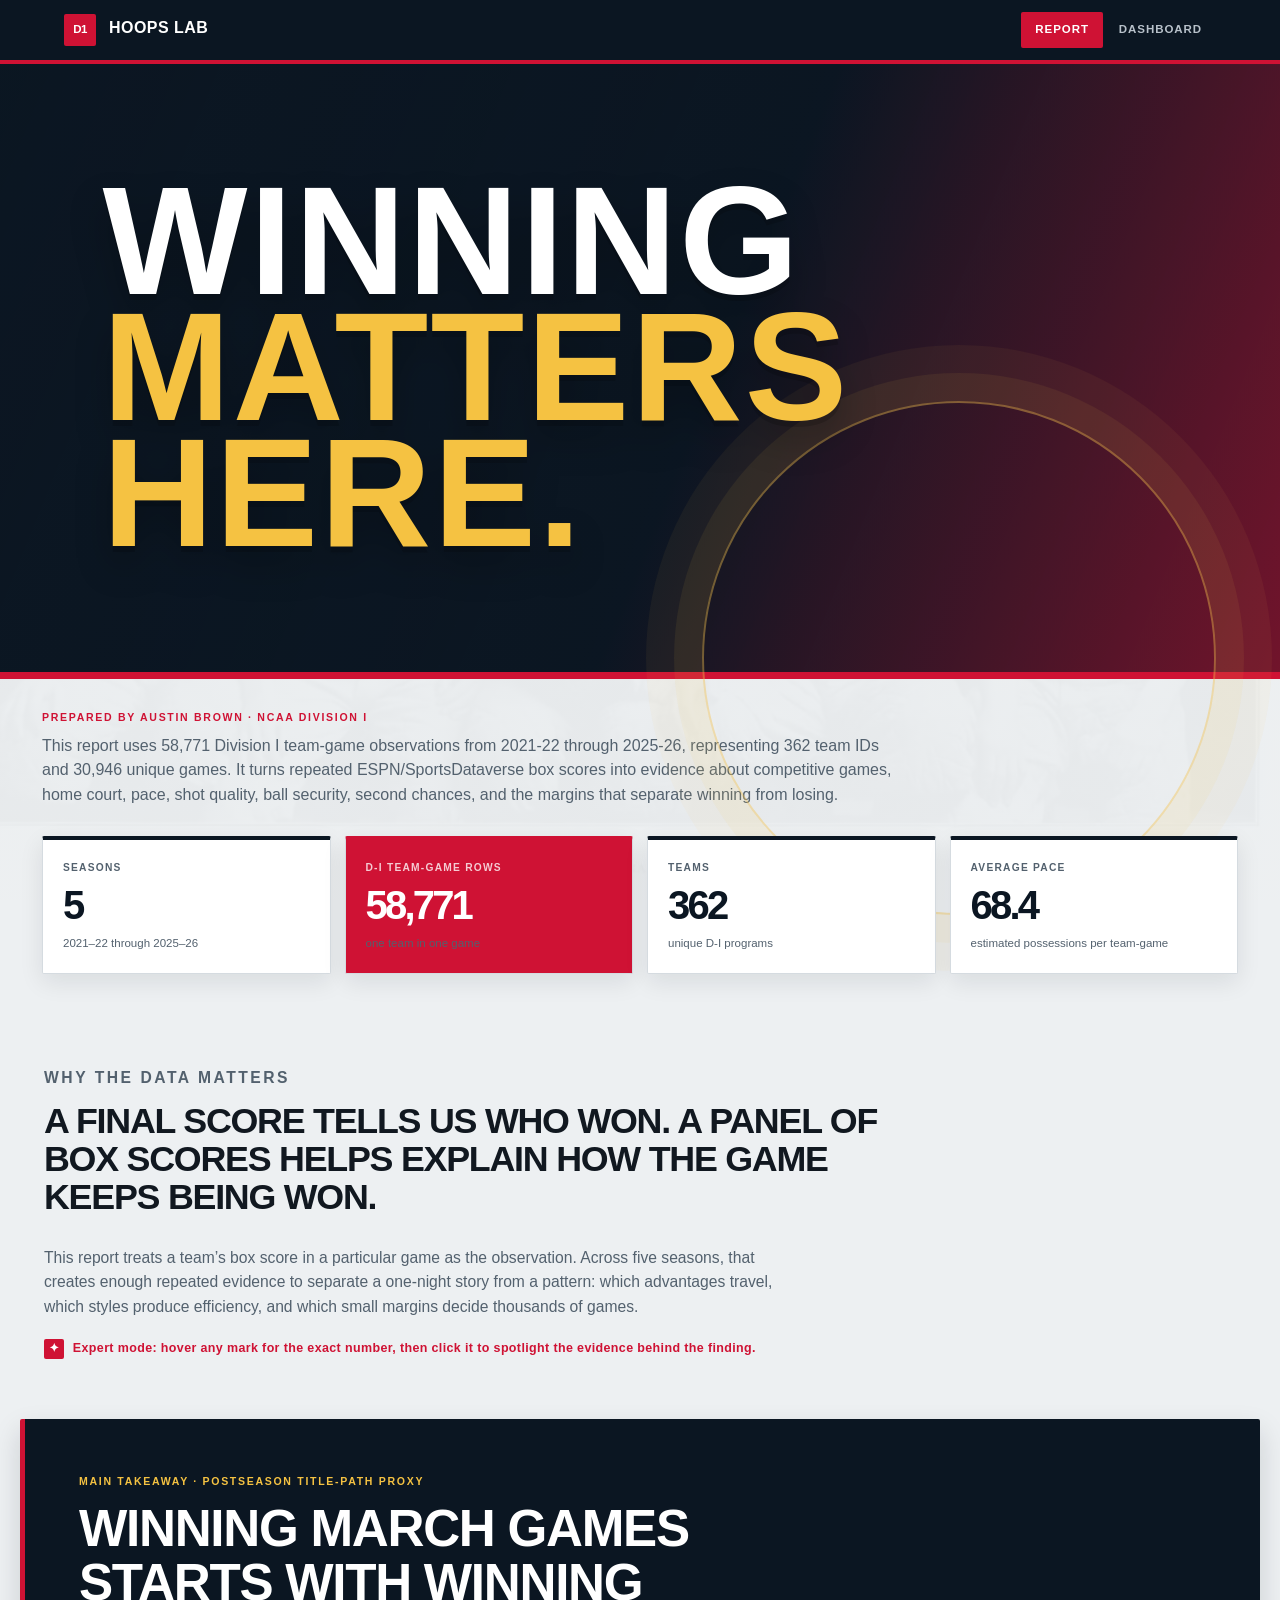
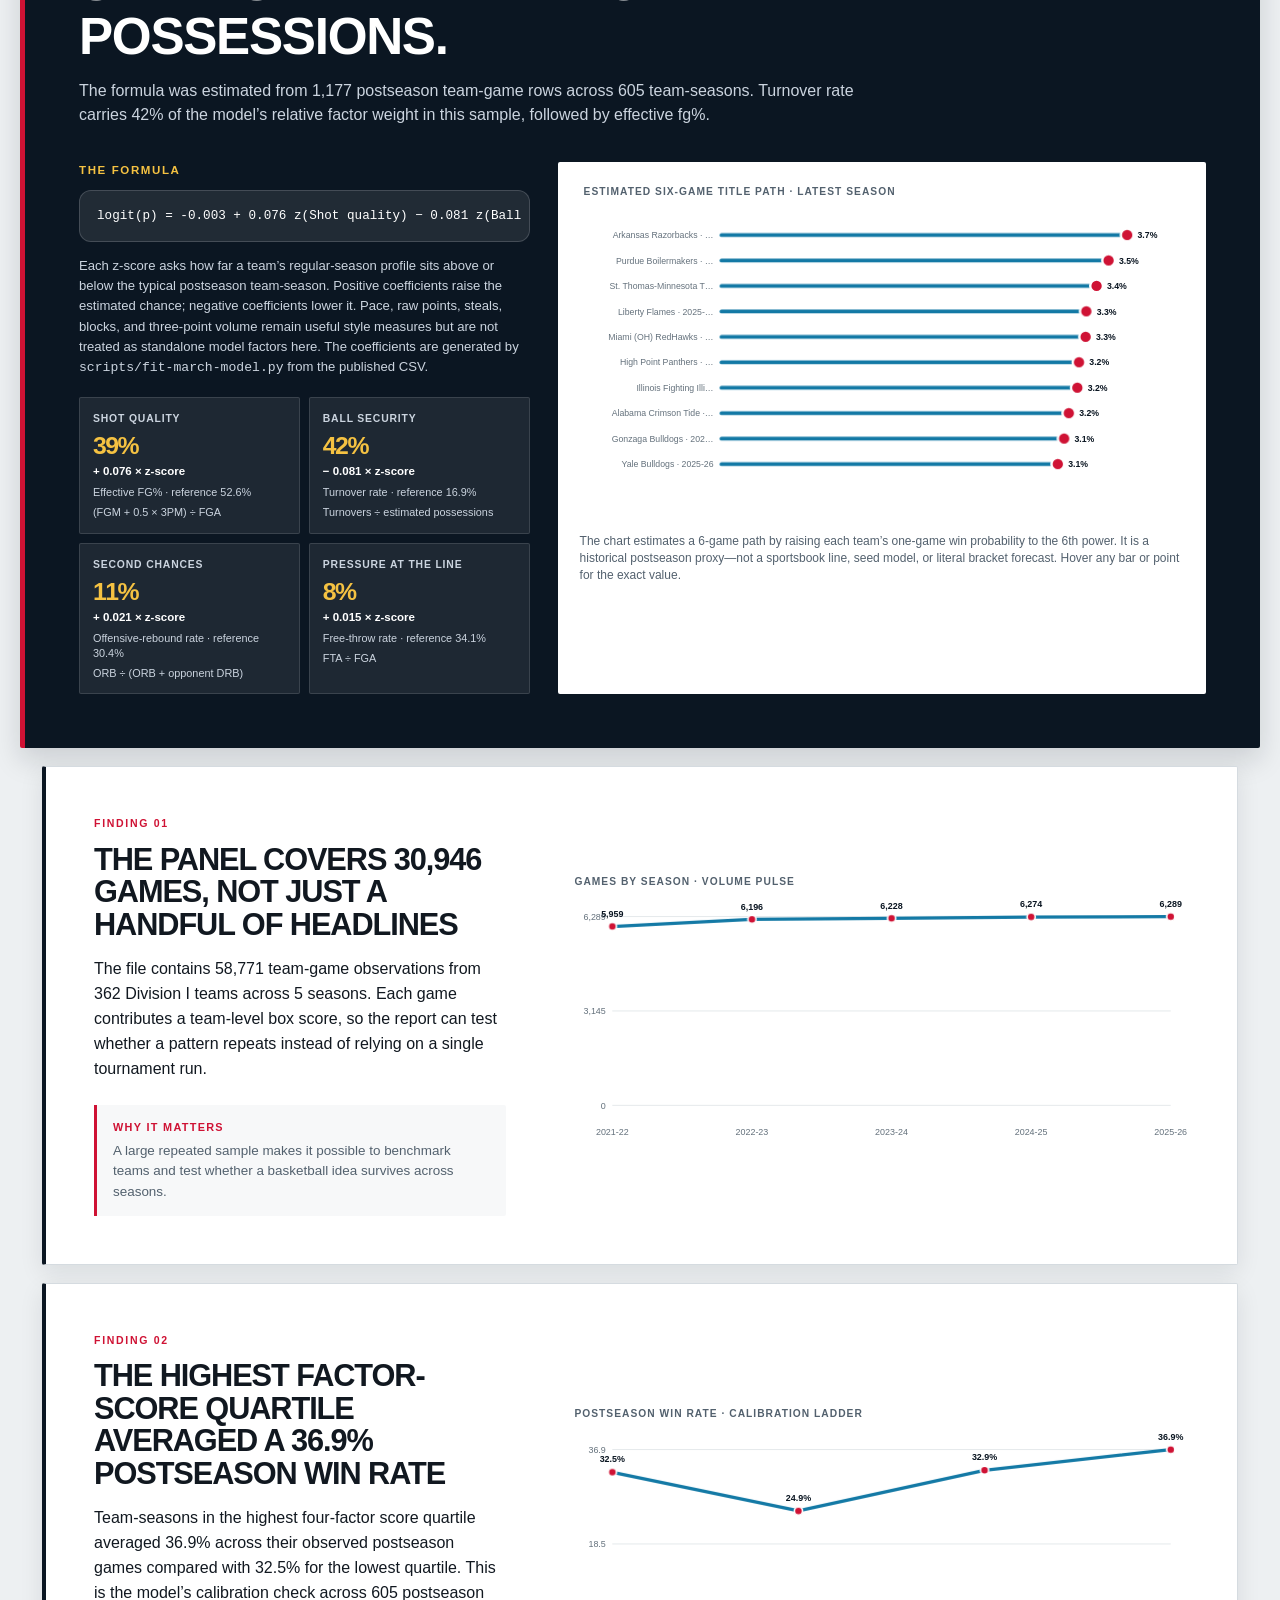
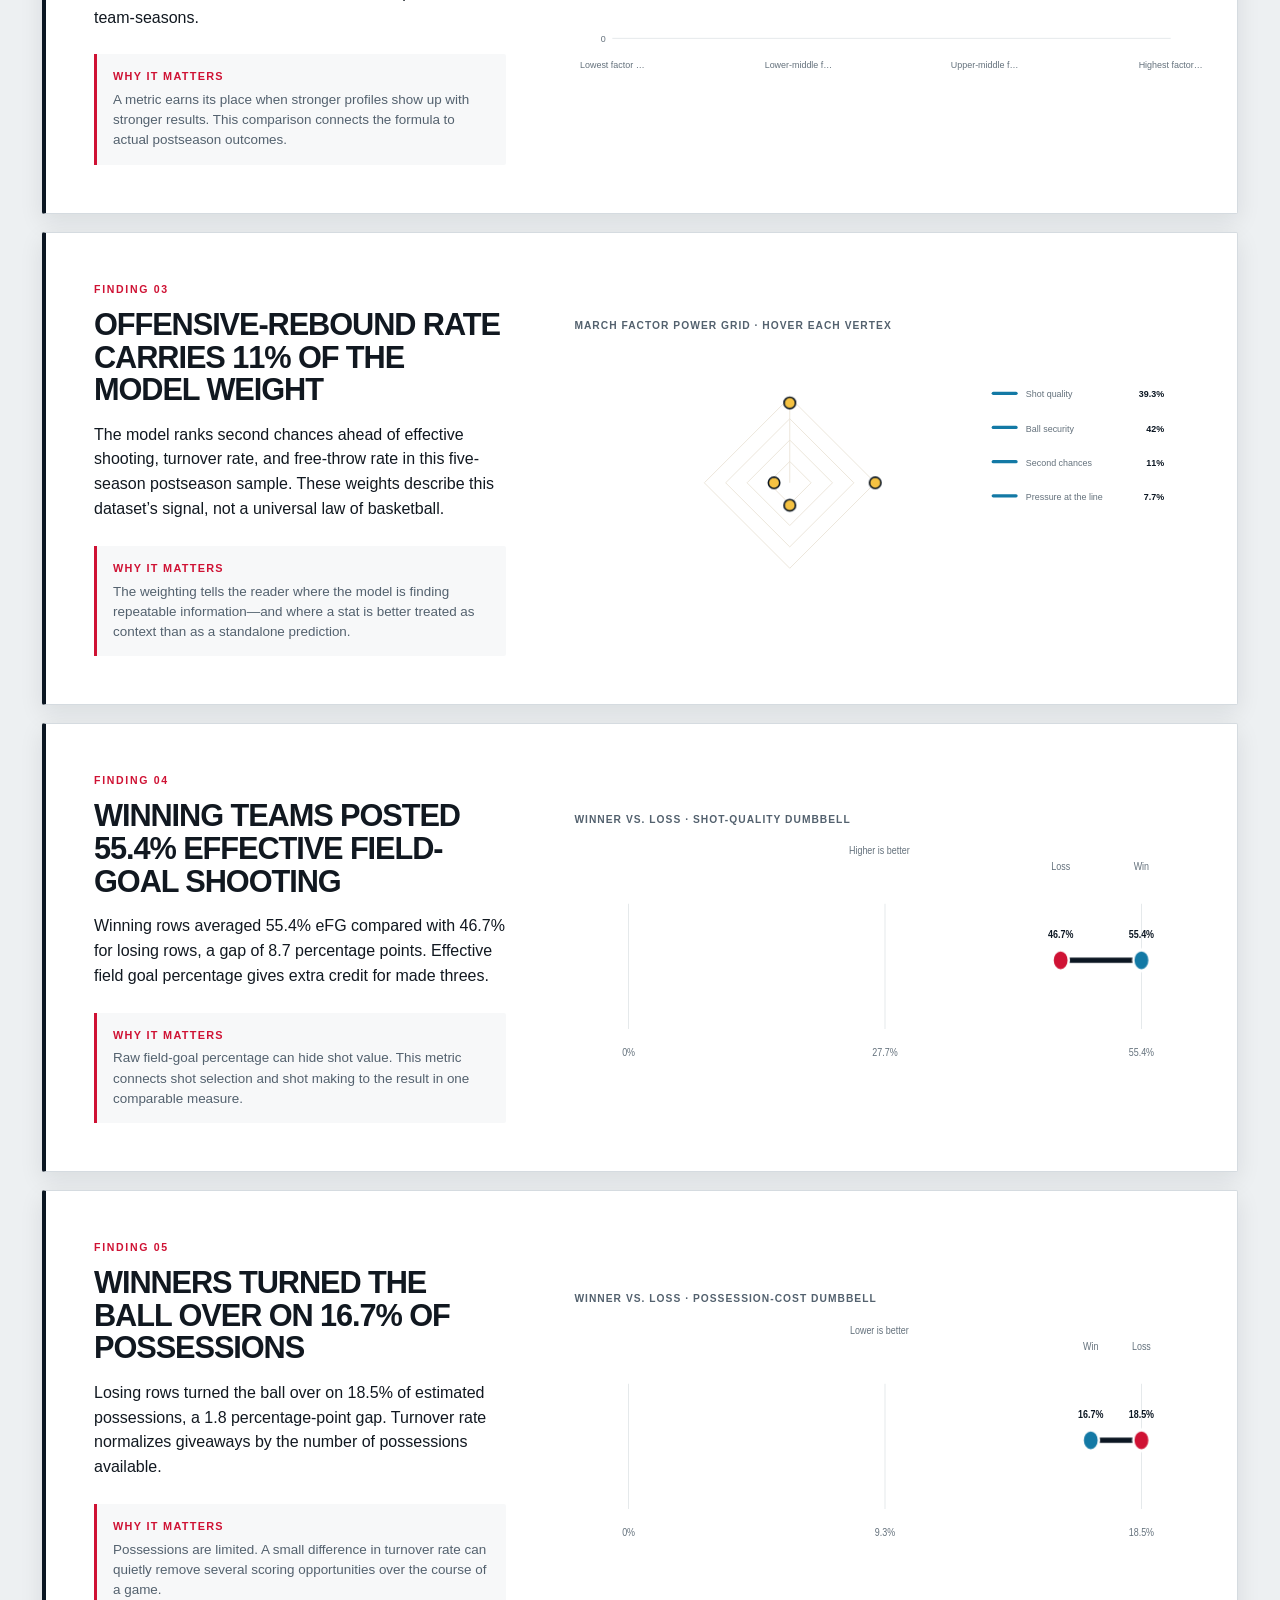
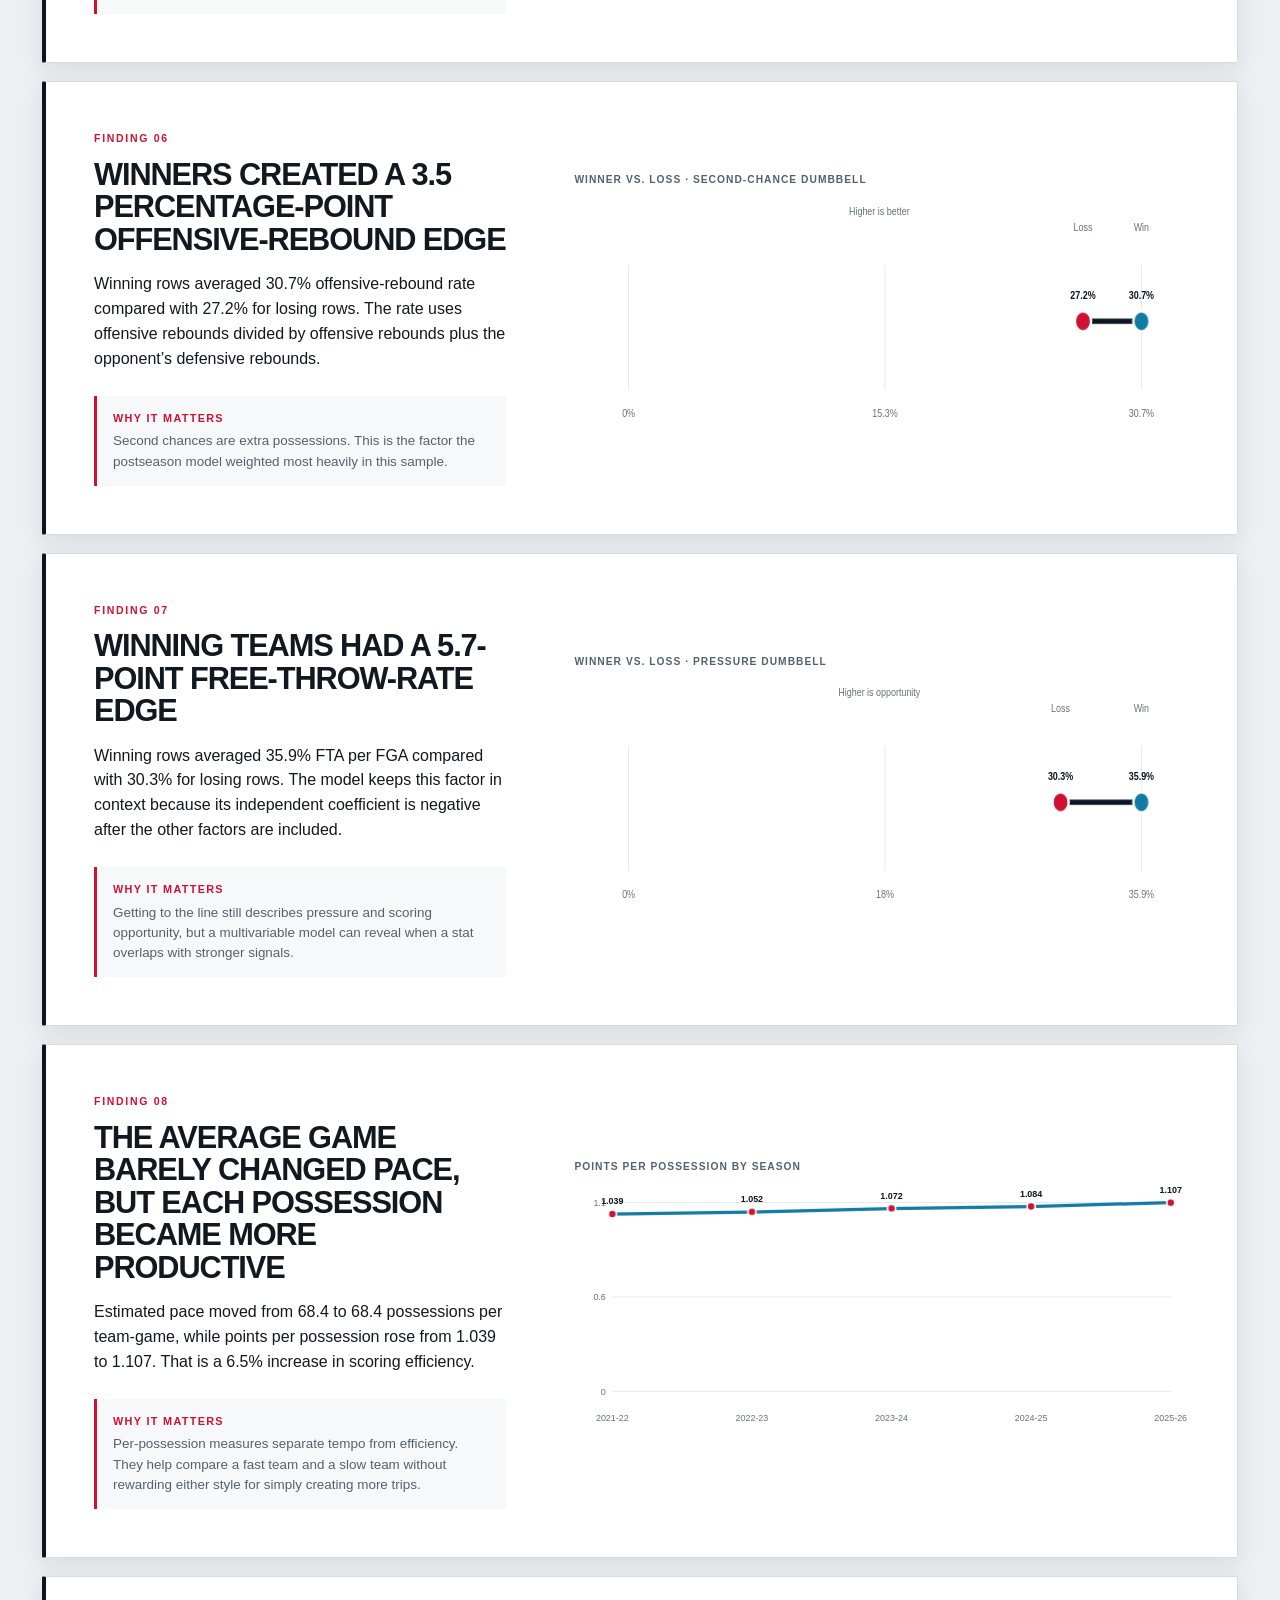
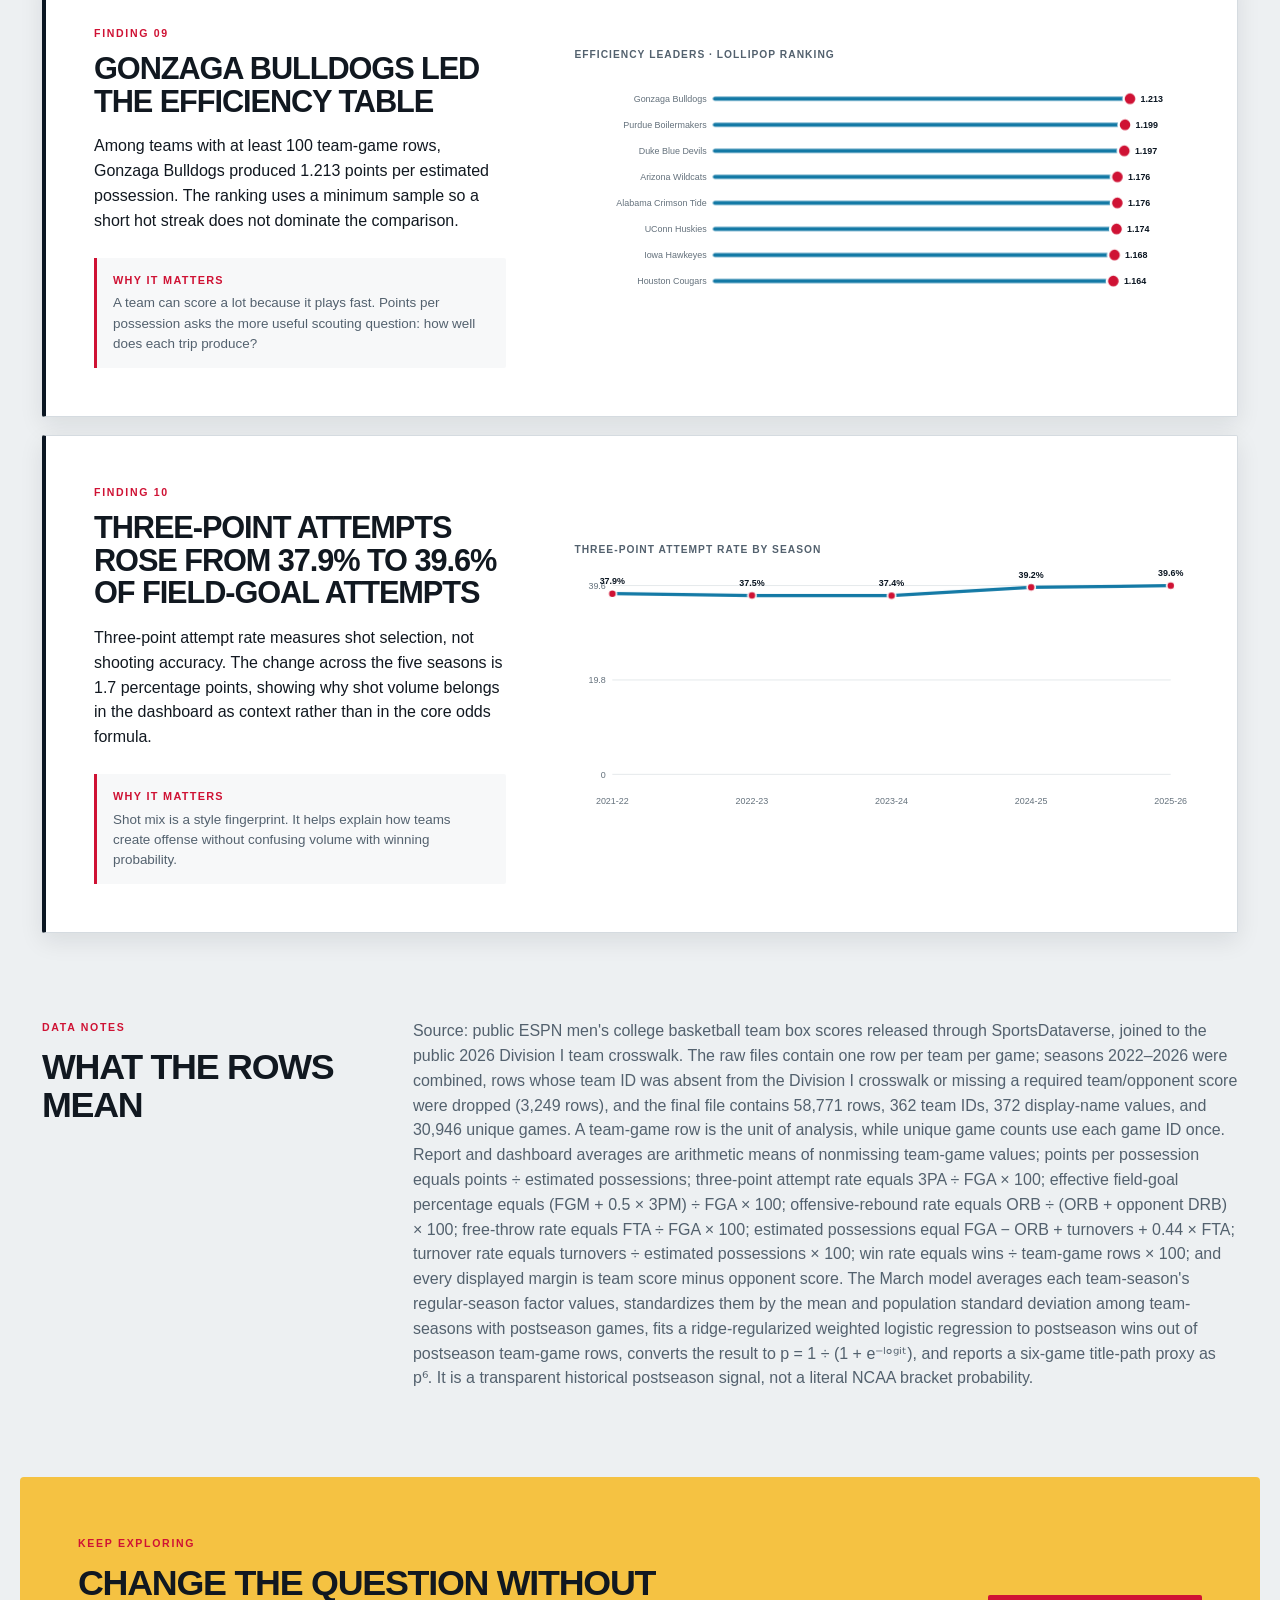
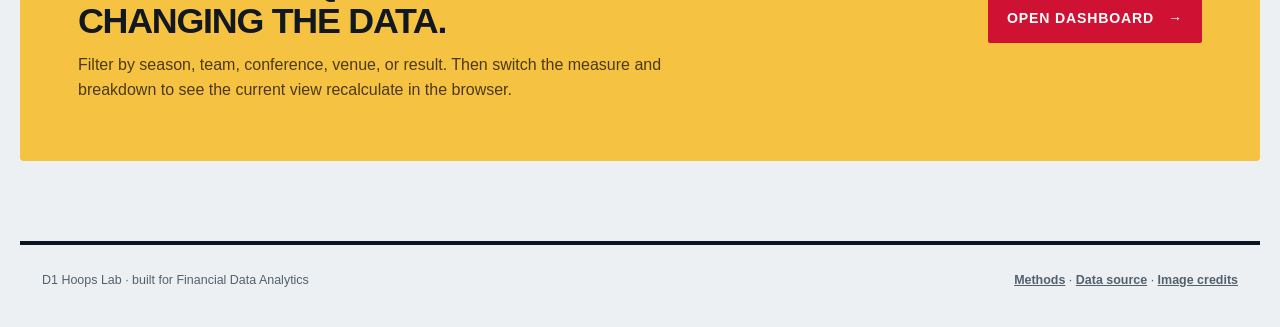
<file: index.html>
<!doctype html>
<html lang="en">
  <head>
    <meta charset="utf-8">
    <meta name="viewport" content="width=device-width, initial-scale=1">
    <meta name="description" content="A data report on recent NCAA Division I men's basketball team performance.">
    <title>D-I Hoops Lab | Report</title>
    <link rel="stylesheet" href="styles.css">
  </head>
  <body data-page="report">
    <header class="site-nav">
      <a class="brand" href="index.html"><span class="brand-mark">D1</span> Hoops Lab</a>
      <nav aria-label="Primary navigation">
        <a class="active" href="index.html">Report</a>
        <a href="dashboard.html">Dashboard</a>
      </nav>
    </header>

    <main>
      <section class="hero report-hero">
        <div class="hero-copy">
          <h1>Winning<br><span>matters here.</span></h1>
        </div>
      </section>

      <section class="report-identity" aria-label="Report author and summary">
        <p class="eyebrow">Prepared by Austin Brown · NCAA Division I</p>
        <p id="hero-summary" class="report-summary loading">Loading the data summary…</p>
      </section>

      <section class="headline-grid" aria-label="Headline numbers">
        <article class="headline-card"><span class="card-label">Seasons</span><strong id="headline-seasons" class="loading">—</strong><span>2021–22 through 2025–26</span></article>
        <article class="headline-card accent-card"><span class="card-label">D-I team-game rows</span><strong id="headline-teamgames" class="loading">—</strong><span>one team in one game</span></article>
        <article class="headline-card"><span class="card-label">Teams</span><strong id="headline-teams" class="loading">—</strong><span>unique D-I programs</span></article>
        <article class="headline-card"><span class="card-label">Average pace</span><strong id="headline-pace" class="loading">—</strong><span>estimated possessions per team-game</span></article>
      </section>

      <section class="intro-section">
        <p class="eyebrow">Why the data matters</p>
        <h2>A final score tells us who won. A panel of box scores helps explain how the game keeps being won.</h2>
        <p>This report treats a team’s box score in a particular game as the observation. Across five seasons, that creates enough repeated evidence to separate a one-night story from a pattern: which advantages travel, which styles produce efficiency, and which small margins decide thousands of games.</p>
        <p class="interaction-note"><span aria-hidden="true">✦</span> Expert mode: hover any mark for the exact number, then click it to spotlight the evidence behind the finding.</p>
      </section>

      <section class="march-takeaway" aria-labelledby="march-takeaway-heading">
        <div class="march-takeaway-header">
          <p class="eyebrow">Main takeaway · postseason title-path proxy</p>
          <h2 id="march-takeaway-heading">Winning March games starts with winning possessions.</h2>
          <p id="march-takeaway-lede">The model is loading the postseason evidence behind the formula.</p>
        </div>
        <div class="march-model-layout">
          <div class="march-model-explainer">
            <p class="march-model-label">The formula</p>
            <div id="march-formula" class="march-formula">logit(p) = intercept + weighted factor z-scores</div>
            <p class="march-model-note">Each z-score asks how far a team’s regular-season profile sits above or below the typical postseason team-season. Positive coefficients raise the estimated chance; negative coefficients lower it. Pace, raw points, steals, blocks, and three-point volume remain useful style measures but are not treated as standalone model factors here. The coefficients are generated by <code>scripts/fit-march-model.py</code> from the published CSV.</p>
            <div id="march-factor-grid" class="march-factor-grid"></div>
          </div>
          <div class="march-model-chart">
            <div class="chart-title">Estimated six-game title path · latest season</div>
            <div id="report-chart-march" class="chart loading">Loading…</div>
            <p id="march-model-footnote" class="march-model-footnote">This is a historical model of a six-game path against an average postseason opponent—not a sportsbook line or a bracket forecast. Hover any bar or point to inspect its exact value.</p>
          </div>
        </div>
      </section>

      <div id="report-sections" class="report-sections">
        <div class="loading-panel loading">Building the report findings and charts…</div>
      </div>

      <section class="methodology-section">
        <div>
          <p class="eyebrow">Data notes</p>
          <h2>What the rows mean</h2>
        </div>
        <p id="methodology-copy">Loading the data definition…</p>
      </section>

      <section class="next-step">
        <div>
          <p class="eyebrow">Keep exploring</p>
          <h2>Change the question without changing the data.</h2>
          <p>Filter by season, team, conference, venue, or result. Then switch the measure and breakdown to see the current view recalculate in the browser.</p>
        </div>
        <a class="button button-dark" href="dashboard.html">Open dashboard <span aria-hidden="true">→</span></a>
      </section>
    </main>

    <footer class="site-footer">
      <span>D1 Hoops Lab · built for Financial Data Analytics</span>
      <span><a href="README.md">Methods</a> · <a href="data/README.md">Data source</a> · <a href="assets/README.md">Image credits</a></span>
    </footer>

    <noscript><div class="noscript">This site needs JavaScript to load the data and render the interactive charts.</div></noscript>
    <script src="app.js"></script>
  </body>
</html>
</file>
<file: styles.css>
:root {
  --ink: #132238;
  --ink-soft: #34465b;
  --navy: #0b1c31;
  --cream: #f6f1e8;
  --paper: #fffdf8;
  --line: #d9d2c5;
  --orange: #ef7b45;
  --gold: #f2c14e;
  --teal: #278f8a;
  --blue: #2e6f95;
  --shadow: 0 16px 40px rgba(19, 34, 56, 0.08);
  --radius: 18px;
}

* { box-sizing: border-box; }

html { scroll-behavior: smooth; }

body {
  margin: 0;
  background: var(--cream);
  color: var(--ink);
  font-family: Inter, ui-sans-serif, system-ui, -apple-system, BlinkMacSystemFont, "Segoe UI", sans-serif;
  line-height: 1.55;
}

body[data-page="report"] {
  background-image: linear-gradient(rgba(246, 241, 232, 0.91), rgba(246, 241, 232, 0.91)), url("assets/basketball-1901-purdue.jpg");
  background-position: center top;
  background-size: cover;
  background-attachment: fixed;
}

body[data-page="dashboard"] {
  background-image: linear-gradient(rgba(246, 241, 232, 0.93), rgba(246, 241, 232, 0.93)), url("assets/basketball-1909-nara.jpg");
  background-position: center top;
  background-size: cover;
  background-attachment: fixed;
}

a { color: inherit; }

.site-nav {
  height: 76px;
  padding: 0 clamp(22px, 5vw, 76px);
  display: flex;
  align-items: center;
  justify-content: space-between;
  background: var(--paper);
  border-bottom: 1px solid var(--line);
}

.brand {
  color: var(--navy);
  font-size: 1.05rem;
  font-weight: 800;
  letter-spacing: -0.02em;
  text-decoration: none;
}

.brand-mark {
  display: inline-grid;
  place-items: center;
  width: 34px;
  height: 34px;
  margin-right: 8px;
  border-radius: 10px;
  background: var(--orange);
  color: white;
  font-size: 0.8rem;
  letter-spacing: -0.06em;
}

nav { display: flex; gap: 7px; }

nav a {
  padding: 9px 16px;
  border-radius: 999px;
  color: var(--ink-soft);
  font-size: 0.9rem;
  font-weight: 700;
  text-decoration: none;
}

nav a:hover, nav a.active { background: var(--navy); color: white; }

main { overflow: hidden; }

.hero {
  min-height: 480px;
  padding: clamp(58px, 9vw, 120px) clamp(22px, 8vw, 124px);
  display: flex;
  justify-content: space-between;
  gap: 42px;
  background: var(--navy);
  color: white;
  position: relative;
}

.report-hero {
  background-image: linear-gradient(rgba(11, 28, 49, 0.91), rgba(11, 28, 49, 0.91)), url("assets/basketball-1901-purdue.jpg");
  background-position: center;
  background-size: cover;
}

.hero::after {
  content: "";
  width: 42vw;
  height: 42vw;
  max-width: 510px;
  max-height: 510px;
  position: absolute;
  right: 5vw;
  bottom: -19vw;
  border: 2px solid rgba(242, 193, 78, 0.42);
  border-radius: 50%;
  box-shadow: 0 0 0 28px rgba(242, 193, 78, 0.07), 0 0 0 56px rgba(242, 193, 78, 0.05);
  pointer-events: none;
}

.hero-copy, .hero-note { position: relative; z-index: 1; }
.hero-copy { max-width: 760px; }

.eyebrow {
  margin: 0 0 12px;
  color: var(--orange);
  font-size: 0.72rem;
  font-weight: 850;
  letter-spacing: 0.15em;
  text-transform: uppercase;
}

.hero .eyebrow { color: var(--gold); }

h1, h2, h3, p { margin-top: 0; }
h1, h2, h3 { line-height: 1.06; letter-spacing: -0.045em; }
h1 { margin-bottom: 24px; font-size: clamp(3.2rem, 7vw, 7.7rem); font-weight: 850; }
h1 span { color: var(--gold); }
h2 { font-size: clamp(1.7rem, 3vw, 3rem); }
h3 { font-size: 1.1rem; }

.hero-summary { max-width: 640px; color: #cbd4df; font-size: 1.05rem; }
.hero-note { align-self: flex-start; max-width: 180px; margin-top: 30px; color: #cbd4df; }
.hero-note p { margin-bottom: 4px; color: var(--gold); font-size: 2rem; font-weight: 850; letter-spacing: -0.05em; }
.hero-note span { font-size: 0.85rem; }

.button {
  display: inline-flex;
  align-items: center;
  gap: 14px;
  padding: 12px 18px;
  border: 1px solid transparent;
  border-radius: 999px;
  font-size: 0.88rem;
  font-weight: 800;
  text-decoration: none;
  transition: transform 160ms ease, background 160ms ease, color 160ms ease;
}

.button:hover { transform: translateY(-2px); }
.button-light { margin-top: 18px; background: var(--gold); color: var(--navy); }
.button-dark { background: var(--navy); color: white; }
.button-outline { background: transparent; border-color: var(--line); color: var(--ink); cursor: pointer; }
.button-outline:hover { background: var(--navy); border-color: var(--navy); color: white; }

.headline-grid, .summary-grid {
  max-width: 1240px;
  margin: -52px auto 0;
  padding: 0 22px;
  position: relative;
  z-index: 2;
  display: grid;
  grid-template-columns: repeat(4, 1fr);
  gap: 14px;
}

.headline-card, .summary-card {
  min-height: 150px;
  padding: 24px;
  display: flex;
  flex-direction: column;
  justify-content: space-between;
  background: var(--paper);
  border: 1px solid var(--line);
  border-radius: var(--radius);
  box-shadow: var(--shadow);
}

.accent-card { background: var(--orange); color: white; border-color: var(--orange); }
.card-label { color: var(--ink-soft); font-size: 0.74rem; font-weight: 800; letter-spacing: 0.1em; text-transform: uppercase; }
.accent-card .card-label, .accent-card > span:last-child { color: rgba(255,255,255,0.78); }
.headline-card strong, .summary-card strong { display: block; color: var(--navy); font-size: 2.5rem; letter-spacing: -0.07em; line-height: 1; }
.accent-card strong { color: white; }
.headline-card > span:last-child, .summary-card > span:last-child { color: var(--ink-soft); font-size: 0.82rem; }

.intro-section, .report-sections, .methodology-section, .next-step, .dashboard-heading, .dashboard-page > section, .dashboard-status {
  max-width: 1240px;
  margin-left: auto;
  margin-right: auto;
  padding-left: 22px;
  padding-right: 22px;
}

.intro-section { padding-top: 110px; padding-bottom: 58px; max-width: 980px; margin-left: max(22px, calc((100% - 1240px) / 2)); }
.intro-section h2 { max-width: 840px; }
.intro-section p:not(.interaction-note) { max-width: 740px; color: var(--ink-soft); font-size: 1.02rem; }
.interaction-note { max-width: 740px; margin-top: 20px; color: var(--teal); font-size: 0.78rem !important; font-weight: 850; letter-spacing: 0.03em; }
.interaction-note span { display: inline-grid; width: 20px; height: 20px; margin-right: 5px; place-items: center; border-radius: 50%; background: var(--gold); color: var(--navy); }

.march-takeaway {
  max-width: 1240px;
  margin: 0 auto 18px;
  padding: clamp(28px, 5vw, 54px);
  background: var(--navy);
  color: white;
  border-radius: var(--radius);
  box-shadow: 0 18px 42px rgba(11, 28, 49, 0.16);
}
.march-takeaway .eyebrow { color: var(--gold); }
.march-takeaway-header h2 { max-width: 780px; margin-bottom: 14px; color: white; font-size: clamp(2rem, 4vw, 4rem); }
.march-takeaway-header > p:last-child { max-width: 790px; margin-bottom: 0; color: #cbd4df; font-size: 1rem; }
.march-model-layout { margin-top: 34px; display: grid; grid-template-columns: minmax(280px, 0.82fr) minmax(480px, 1.18fr); gap: 28px; align-items: stretch; }
.march-model-explainer { min-width: 0; }
.march-model-label { margin-bottom: 10px; color: var(--gold); font-size: 0.72rem; font-weight: 850; letter-spacing: 0.14em; text-transform: uppercase; }
.march-formula { padding: 15px 17px; overflow-x: auto; background: rgba(255, 255, 255, 0.09); border: 1px solid rgba(255, 255, 255, 0.16); border-radius: 12px; color: white; font-family: "SFMono-Regular", Consolas, "Liberation Mono", monospace; font-size: 0.79rem; line-height: 1.55; white-space: nowrap; }
.march-model-note { margin: 14px 0 0; color: #cbd4df; font-size: 0.82rem; }
.march-factor-grid { margin-top: 18px; display: grid; grid-template-columns: repeat(2, 1fr); gap: 9px; }
.march-factor { min-width: 0; padding: 13px; background: rgba(255, 255, 255, 0.08); border: 1px solid rgba(255, 255, 255, 0.13); border-radius: 12px; }
.march-factor .card-label { display: block; color: #cbd4df; font-size: 0.65rem; letter-spacing: 0.08em; }
.march-factor strong { display: block; margin: 7px 0 4px; color: var(--gold); font-size: 1.55rem; letter-spacing: -0.06em; line-height: 1; }
.march-factor > span:not(.card-label) { display: block; color: white; font-size: 0.72rem; font-weight: 800; }
.march-factor small { display: block; margin-top: 5px; color: #cbd4df; font-size: 0.68rem; line-height: 1.35; }
.march-model-chart { min-width: 0; padding: 22px 22px 16px; background: var(--paper); border-radius: 14px; color: var(--ink); }
.march-model-chart .chart { min-height: 300px; }
.march-model-chart .chart svg { min-height: 300px; }
.march-model-footnote { margin: 5px 0 0; color: var(--ink-soft); font-size: 0.75rem; line-height: 1.45; }

.report-sections { display: grid; gap: 18px; }
.report-section {
  padding: clamp(24px, 4vw, 48px);
  display: grid;
  grid-template-columns: minmax(250px, 0.8fr) minmax(420px, 1.2fr);
  gap: clamp(24px, 5vw, 76px);
  align-items: center;
  background: var(--paper);
  border: 1px solid var(--line);
  border-radius: var(--radius);
  box-shadow: 0 8px 26px rgba(19, 34, 56, 0.04);
  transition: border-color 160ms ease, box-shadow 160ms ease, transform 160ms ease;
}
.report-section:hover { border-color: rgba(39, 143, 138, 0.5); box-shadow: var(--shadow); transform: translateY(-2px); }

.section-copy h2 { margin-bottom: 16px; font-size: clamp(1.6rem, 2.4vw, 2.3rem); }
.section-copy > p:last-child { margin-bottom: 0; color: var(--ink-soft); }
.why-it-matters { margin-top: 24px; padding: 14px 16px; border-left: 3px solid var(--gold); border-radius: 0 12px 12px 0; background: #faf6ed; }
.why-it-matters span { display: block; margin-bottom: 5px; color: var(--navy); font-size: 0.68rem; font-weight: 850; letter-spacing: 0.12em; text-transform: uppercase; }
.why-it-matters p { margin: 0; color: var(--ink-soft); font-size: 0.84rem; line-height: 1.5; }
.chart-wrap { min-width: 0; }
.chart-title, .chart-card-heading span { color: var(--ink-soft); font-size: 0.75rem; font-weight: 800; letter-spacing: 0.1em; text-transform: uppercase; }
.chart-title { margin: 0 0 8px 4px; }
.chart { min-height: 240px; position: relative; }
.chart svg { width: 100%; height: auto; min-height: 240px; overflow: visible; }
.chart-is-refreshing > svg, .chart-is-refreshing > .empty-chart { animation: chart-surface-in 520ms cubic-bezier(0.22, 1, 0.36, 1) both; animation-delay: var(--chart-delay, 0ms); transform-origin: center center; }
.chart-is-refreshing > svg .chart-bar { transform-box: fill-box; transform-origin: center bottom; animation: chart-bar-in 620ms cubic-bezier(0.22, 1, 0.36, 1) both; animation-delay: calc(var(--chart-delay, 0ms) + 80ms); }
.chart-is-refreshing > svg .chart-line, .chart-is-refreshing > svg .chart-line-alt, .chart-is-refreshing > svg .chart-line-third, .chart-is-refreshing > svg .chart-line-fourth, .chart-is-refreshing > svg .chart-dumbbell-line, .chart-is-refreshing > svg .chart-lollipop-line { stroke-dasharray: 1100; stroke-dashoffset: 1100; animation: chart-line-in 760ms ease-out both; animation-delay: calc(var(--chart-delay, 0ms) + 95ms); }
.chart-is-refreshing > svg .chart-dot, .chart-is-refreshing > svg .chart-dot-primary, .chart-is-refreshing > svg .chart-dot-alt, .chart-is-refreshing > svg .chart-dot-third, .chart-is-refreshing > svg .chart-dot-fourth, .chart-is-refreshing > svg .chart-dot-soft, .chart-is-refreshing > svg .chart-radar-point, .chart-is-refreshing > svg .chart-dumbbell-point, .chart-is-refreshing > svg .chart-lollipop-point { transform-box: fill-box; transform-origin: center; animation: chart-point-in 460ms cubic-bezier(0.22, 1, 0.36, 1) both; animation-delay: calc(var(--chart-delay, 0ms) + 210ms); }
.chart-is-refreshing > svg .chart-radar-area { transform-box: fill-box; transform-origin: center; animation: chart-area-in 620ms cubic-bezier(0.22, 1, 0.36, 1) both; animation-delay: calc(var(--chart-delay, 0ms) + 110ms); }
.chart [data-tooltip] { cursor: crosshair; outline: none; transition: filter 140ms ease, opacity 140ms ease; }
.chart [data-tooltip]:hover, .chart [data-tooltip]:focus { filter: brightness(0.82) saturate(1.18); }
.chart [data-tooltip].is-selected { filter: brightness(0.78) saturate(1.3); stroke: var(--gold); stroke-width: 3; }
.chart-tooltip { position: absolute; z-index: 5; max-width: 250px; padding: 9px 11px; border: 1px solid rgba(242, 193, 78, 0.45); border-radius: 9px; background: var(--navy); color: white; box-shadow: 0 10px 24px rgba(11, 28, 49, 0.2); font-size: 0.75rem; font-weight: 750; line-height: 1.35; opacity: 0; pointer-events: none; transform: translateY(3px); transition: opacity 120ms ease, transform 120ms ease; }
.chart-tooltip.is-visible { opacity: 1; transform: translateY(0); }
.chart-grid { stroke: #e8e0d3; stroke-width: 1; }
.chart-axis { fill: #7b8794; font-size: 11px; }
.chart-label { fill: #506173; font-size: 11px; }
.chart-value { fill: var(--navy); font-size: 11px; font-weight: 800; }
.chart-bar { fill: var(--orange); }
.chart-bar-alt { fill: var(--teal); }
.chart-line { fill: none; stroke: var(--teal); stroke-width: 4; stroke-linejoin: round; stroke-linecap: round; }
.chart-line-alt { fill: none; stroke: var(--orange); stroke-width: 4; stroke-linejoin: round; stroke-linecap: round; }
.chart-line-third { fill: none; stroke: var(--blue); stroke-width: 4; stroke-linejoin: round; stroke-linecap: round; }
.chart-line-fourth { fill: none; stroke: #9b59b6; stroke-width: 4; stroke-linejoin: round; stroke-linecap: round; }
.chart-dot { fill: var(--orange); stroke: var(--paper); stroke-width: 2; }
.chart-dot-primary { fill: var(--teal); stroke: var(--paper); stroke-width: 2; }
.chart-dot-alt { fill: var(--orange); stroke: var(--paper); stroke-width: 2; }
.chart-dot-third { fill: var(--blue); stroke: var(--paper); stroke-width: 2; }
.chart-dot-fourth { fill: #9b59b6; stroke: var(--paper); stroke-width: 2; }
.chart-legend { fill: var(--ink-soft); font-size: 11px; font-weight: 800; }
.chart-dot-soft { fill: var(--blue); opacity: 0.72; }
.chart-radar-ring { fill: none; stroke: #e8e0d3; stroke-width: 1; }
.chart-radar-axis { stroke: #e8e0d3; stroke-width: 1; }
.chart-radar-area { fill: rgba(39, 143, 138, 0.22); stroke: var(--teal); stroke-width: 3; stroke-linejoin: round; }
.chart-radar-point { fill: var(--gold); stroke: var(--navy); stroke-width: 2; cursor: crosshair; }
.chart-radar-key { stroke: var(--teal); stroke-width: 4; stroke-linecap: round; }
.chart-dumbbell-line { stroke: var(--navy); stroke-width: 5; stroke-linecap: round; opacity: 0.22; }
.chart-dumbbell-point { stroke: var(--paper); stroke-width: 3; cursor: crosshair; }
.chart-dumbbell-win { fill: var(--teal); }
.chart-dumbbell-loss { fill: var(--orange); }
.chart-lollipop-line { stroke: var(--teal); stroke-width: 5; stroke-linecap: round; opacity: 0.35; }
.chart-lollipop-point { fill: var(--orange); stroke: var(--paper); stroke-width: 3; cursor: crosshair; }
.empty-chart { min-height: 220px; display: grid; place-items: center; color: var(--ink-soft); background: #faf6ed; border-radius: 12px; }

@keyframes chart-surface-in {
  from { opacity: 0; transform: translate3d(0, 16px, 0) scale(0.985); }
  to { opacity: 1; transform: translate3d(0, 0, 0) scale(1); }
}
@keyframes chart-bar-in {
  from { opacity: 0.25; transform: scaleY(0.08); }
  to { opacity: 1; transform: scaleY(1); }
}
@keyframes chart-line-in {
  from { opacity: 0.2; stroke-dashoffset: 1100; }
  to { opacity: 1; stroke-dashoffset: 0; }
}
@keyframes chart-point-in {
  from { opacity: 0; transform: scale(0.35); }
  to { opacity: 1; transform: scale(1); }
}
@keyframes chart-area-in {
  from { opacity: 0; transform: scale(0.72); }
  to { opacity: 1; transform: scale(1); }
}

.methodology-section {
  margin-top: 18px;
  padding-top: 68px;
  padding-bottom: 68px;
  display: grid;
  grid-template-columns: 0.55fr 1.45fr;
  gap: 58px;
}
.methodology-section p:last-child { margin: 0; color: var(--ink-soft); }

.next-step {
  margin-top: 18px;
  margin-bottom: 80px;
  padding: clamp(28px, 5vw, 58px);
  display: flex;
  align-items: center;
  justify-content: space-between;
  gap: 30px;
  background: var(--gold);
  border-radius: var(--radius);
}
.next-step h2 { max-width: 640px; margin-bottom: 14px; }
.next-step p:last-child { max-width: 660px; margin: 0; color: #4b3a14; }

.dashboard-page { padding-bottom: 80px; }
.dashboard-heading { padding-top: 78px; padding-bottom: 42px; display: flex; justify-content: space-between; align-items: end; gap: 48px; }
.dashboard-heading h1 { margin-bottom: 0; font-size: clamp(3rem, 6vw, 6rem); }
.dashboard-mode { display: inline-flex; align-items: center; gap: 9px; margin-bottom: 18px; padding: 7px 11px; border: 1px solid rgba(39, 143, 138, 0.38); border-radius: 999px; background: rgba(255, 253, 248, 0.78); color: var(--navy); font-size: 0.68rem; font-weight: 850; letter-spacing: 0.1em; text-transform: uppercase; }
.mode-dot { width: 8px; height: 8px; border-radius: 50%; background: var(--teal); box-shadow: 0 0 0 4px rgba(39, 143, 138, 0.12); }
.dashboard-intro { max-width: 390px; margin: 0 0 8px; padding-left: 18px; border-left: 2px solid var(--orange); color: var(--ink-soft); }
.mode-panel { margin-top: 0; padding: 24px 28px; display: flex; align-items: center; justify-content: space-between; gap: 28px; background: var(--navy); border-radius: var(--radius); color: white; box-shadow: var(--shadow); }
.mode-panel .eyebrow { color: var(--gold); }
.mode-panel h2 { margin-bottom: 8px; font-size: 1.55rem; }
.mode-description { margin: 0; color: #cbd4df; font-size: 0.86rem; }
.mode-switcher { display: grid; grid-template-columns: repeat(3, minmax(112px, 1fr)); gap: 7px; min-width: min(100%, 440px); }
.mode-button { min-height: 62px; padding: 10px 14px; border: 1px solid rgba(255,255,255,0.2); border-radius: 11px; background: rgba(255,255,255,0.07); color: #cbd4df; cursor: pointer; font: inherit; font-size: 0.82rem; font-weight: 850; text-align: left; transition: transform 160ms ease, background 160ms ease, color 160ms ease, border-color 160ms ease; }
.mode-button span { display: block; margin-top: 4px; color: #93a3b4; font-size: 0.68rem; font-weight: 600; }
.mode-button:hover, .mode-button:focus-visible { transform: translateY(-2px); border-color: var(--gold); color: white; outline: none; }
.mode-button.is-active { background: var(--gold); border-color: var(--gold); color: var(--navy); }
.mode-button.is-active span { color: #5a4612; }
body[data-dashboard-mode="march"] .mode-panel { background: #173f59; }
body[data-dashboard-mode="fan"] .mode-panel { background: #6c321d; }

.filter-panel, .control-panel, .table-section {
  background: var(--paper);
  border: 1px solid var(--line);
  border-radius: var(--radius);
  box-shadow: var(--shadow);
}
.filter-panel { padding: 28px; border-top: 3px solid var(--navy); }
.comparison-panel { margin-top: 22px; padding: 28px; background: var(--paper); border: 1px solid var(--line); border-radius: var(--radius); box-shadow: var(--shadow); }
.filter-heading, .table-heading { display: flex; align-items: center; justify-content: space-between; gap: 24px; }
.filter-heading h2, .table-heading h2 { margin-bottom: 0; font-size: 1.6rem; }
.filter-heading-note { max-width: 580px; margin: 10px 0 0; color: var(--ink-soft); font-size: 0.86rem; }
.comparison-heading { display: flex; align-items: end; justify-content: space-between; gap: 34px; }
.comparison-heading h2 { margin-bottom: 8px; font-size: 1.6rem; }
.comparison-heading p:last-child { max-width: 610px; margin: 0; color: var(--ink-soft); font-size: 0.88rem; }
.comparison-controls { display: grid; grid-template-columns: repeat(2, minmax(170px, 1fr)); gap: 12px; min-width: min(100%, 520px); }
.comparison-status { margin: 22px 0 0; color: var(--ink-soft); font-size: 0.9rem; }
.comparison-chart { margin-top: 12px; }
.comparison-story-grid { margin-top: 24px; display: grid; grid-template-columns: minmax(0, 1.18fr) minmax(280px, 0.82fr); gap: 14px; }
.head-to-head-factor-panel { min-width: 0; padding: 20px; border: 1px solid var(--line); border-radius: 14px; background: #faf6ed; }
.head-to-head-factor-panel .comparison-status { margin: 8px 0 14px; font-size: 0.78rem; }
.factor-bar-chart { display: grid; gap: 8px; }
.factor-duel-row { width: 100%; padding: 12px; border: 1px solid transparent; border-radius: 11px; background: var(--paper); color: var(--ink); cursor: pointer; font: inherit; text-align: left; transition: border-color 160ms ease, box-shadow 160ms ease, transform 160ms ease; }
.factor-duel-row:hover, .factor-duel-row:focus-visible { border-color: var(--teal); box-shadow: 0 7px 18px rgba(19, 34, 56, 0.1); outline: none; transform: translateY(-2px); }
.factor-duel-heading { display: flex; align-items: center; justify-content: space-between; gap: 12px; margin-bottom: 9px; color: var(--navy); font-size: 0.78rem; font-weight: 850; }
.factor-duel-heading > span small { margin-left: 5px; color: var(--ink-soft); font-size: 0.63rem; font-weight: 600; }
.factor-duel-heading strong { display: inline-flex; align-items: center; color: var(--teal); font-size: 0.7rem; text-align: right; }
.factor-duel-b .factor-duel-heading strong { color: var(--orange); }
.factor-bar-line { display: grid; grid-template-columns: minmax(132px, 0.48fr) minmax(0, 0.9fr); gap: 10px; align-items: center; margin-top: 5px; }
.factor-bar-team { display: flex; align-items: center; gap: 6px; overflow: hidden; color: var(--ink-soft); font-size: 0.66rem; font-weight: 750; white-space: nowrap; }
.factor-bar-team i { width: 7px; height: 7px; flex: 0 0 auto; border-radius: 50%; }
.factor-bar-team b { margin-left: auto; color: var(--navy); }
.factor-track { height: 9px; overflow: hidden; border-radius: 999px; background: #e5ded1; }
.factor-track i { display: block; height: 100%; border-radius: inherit; }
.concept-explainer { min-width: 0; padding: 22px; overflow: hidden; background: var(--navy); border-radius: 14px; color: white; box-shadow: 0 12px 28px rgba(11, 28, 49, 0.16); }
.concept-heading .eyebrow { margin-bottom: 8px; color: var(--gold); font-size: 0.62rem; }
.concept-heading h3 { margin-bottom: 8px; color: white; font-size: 1.35rem; }
.concept-heading p { margin: 0; color: #cbd4df; font-size: 0.78rem; line-height: 1.45; }
.concept-formula { margin-top: 13px; padding: 10px 12px; border: 1px solid rgba(255,255,255,0.15); border-radius: 9px; background: rgba(255,255,255,0.07); }
.concept-formula span { display: block; color: var(--gold); font-size: 0.6rem; font-weight: 850; letter-spacing: 0.1em; text-transform: uppercase; }
.concept-formula strong { display: block; margin-top: 5px; color: white; font-family: "SFMono-Regular", Consolas, monospace; font-size: 0.72rem; }
.concept-formula small { display: block; margin-top: 6px; color: #93a3b4; font-size: 0.65rem; line-height: 1.3; }
.concept-video { margin-top: 14px; }
.concept-video iframe { display: block; width: 100%; aspect-ratio: 16 / 9; border: 0; border-radius: 9px; background: #071321; }
.concept-video a { display: inline-block; margin-top: 7px; color: var(--gold); font-size: 0.66rem; font-weight: 800; text-decoration: none; }
.concept-video-placeholder > div { margin: 0; }
.concept-video-caption { padding: 15px; border: 1px dashed rgba(255,255,255,0.18); border-radius: 9px; color: #93a3b4; font-size: 0.68rem; line-height: 1.4; }
.concept-visual { height: 126px; position: relative; margin-top: 16px; overflow: hidden; border: 1px solid rgba(255,255,255,0.12); border-radius: 11px; background: linear-gradient(145deg, rgba(39,143,138,0.28), rgba(11,28,49,0.1)); }
.concept-visual b { position: absolute; right: 12px; bottom: 10px; color: var(--gold); font-size: 0.65rem; letter-spacing: 0.04em; text-transform: uppercase; }
.concept-visual small { position: absolute; right: 12px; bottom: 28px; max-width: 145px; color: #cbd4df; font-size: 0.61rem; line-height: 1.25; text-align: right; }
.concept-visual-shots .court-hoop { position: absolute; left: 24px; top: 43px; width: 30px; height: 30px; border: 4px solid var(--gold); border-radius: 50%; }
.shot-dot { position: absolute; display: grid; width: 27px; height: 27px; place-items: center; border-radius: 50%; color: var(--navy); font-size: 0.7rem; font-weight: 900; }
.shot-two { left: 123px; top: 74px; background: var(--teal); }
.shot-three { left: 206px; top: 25px; background: var(--orange); }
.shot-path { position: absolute; width: 82px; border-top: 2px dashed rgba(255,255,255,0.7); transform-origin: left center; }
.path-two { left: 57px; top: 75px; transform: rotate(4deg); }
.path-three { left: 57px; top: 57px; transform: rotate(-20deg); }
.concept-visual-turnover .possession-ball { position: absolute; left: 45px; top: 44px; display: grid; width: 36px; height: 36px; place-items: center; border: 2px solid var(--gold); border-radius: 50%; color: var(--gold); font-size: 1.3rem; }
.possession-path { position: absolute; left: 86px; top: 61px; width: 85px; border-top: 3px solid var(--teal); transform: rotate(-12deg); }
.possession-x { position: absolute; left: 164px; top: 30px; color: var(--orange); font-size: 3rem; font-weight: 900; }
.concept-visual-rebound .backboard { position: absolute; left: 48px; top: 18px; width: 7px; height: 66px; background: white; }
.concept-visual-rebound .rim { position: absolute; left: 54px; top: 77px; width: 43px; height: 13px; border: 4px solid var(--orange); border-top: 0; border-radius: 0 0 22px 22px; }
.rebound-ball { position: absolute; display: grid; width: 22px; height: 22px; place-items: center; border: 2px solid white; border-radius: 50%; color: var(--gold); font-size: 0.8rem; }
.ball-miss { left: 101px; top: 38px; }
.ball-board { left: 111px; top: 89px; background: var(--teal); }
.rebound-arrow { position: absolute; left: 92px; top: 64px; color: var(--gold); font-size: 2rem; transform: rotate(28deg); }
.concept-visual-freethrow .free-line { position: absolute; left: 50px; top: 83px; width: 170px; border-top: 2px dashed rgba(255,255,255,0.5); }
.free-hoop { position: absolute; left: 217px; top: 66px; width: 31px; height: 31px; border: 4px solid var(--orange); border-radius: 50%; }
.free-ball { position: absolute; left: 87px; top: 68px; color: var(--gold); font-size: 1.7rem; }
.free-arrow { position: absolute; left: 144px; top: 37px; color: var(--teal); font-size: 2.5rem; }
.team-dna-panel { margin-top: 22px; padding: 28px; background: var(--navy); border-radius: var(--radius); color: white; box-shadow: var(--shadow); }
.team-dna-heading { display: flex; align-items: end; justify-content: space-between; gap: 28px; }
.team-dna-heading h2 { margin-bottom: 8px; font-size: 1.6rem; }
.team-dna-heading p:last-child { max-width: 680px; margin: 0; color: #cbd4df; font-size: 0.88rem; }
.team-dna-status { flex: 0 0 auto; color: var(--gold); font-size: 0.76rem; font-weight: 800; }
.team-dna-grid { margin-top: 22px; display: grid; grid-template-columns: repeat(2, minmax(0, 1fr)); gap: 14px; }
.dna-card { padding: 20px; background: rgba(255,255,255,0.08); border: 1px solid rgba(255,255,255,0.16); border-radius: 14px; }
.dna-card-a { border-top: 3px solid var(--gold); }
.dna-card-b { border-top: 3px solid #70c6c2; }
.dna-card-top { display: flex; justify-content: space-between; gap: 18px; }
.dna-card .card-label { color: #cbd4df; }
.dna-team-name { display: flex; align-items: center; gap: 10px; margin: 7px 0; }
.dna-card h3 { margin: 0; color: white; font-size: 1.45rem; }
.dna-style { color: var(--gold); font-size: 0.76rem; font-weight: 850; letter-spacing: 0.05em; text-transform: uppercase; }
.dna-score { flex: 0 0 auto; text-align: right; }
.dna-score strong { display: block; color: var(--gold); font-size: 2rem; letter-spacing: -0.07em; line-height: 1; }
.dna-score span { color: #cbd4df; font-size: 0.68rem; font-weight: 750; }
.dna-metrics { margin-top: 22px; display: grid; gap: 14px; }
.dna-metric > div:first-child { display: flex; justify-content: space-between; gap: 12px; color: #cbd4df; font-size: 0.76rem; }
.dna-metric strong { color: white; }
.dna-track { height: 8px; position: relative; margin-top: 7px; overflow: hidden; border-radius: 999px; background: rgba(255,255,255,0.12); }
.dna-track span { display: block; height: 100%; border-radius: inherit; background: linear-gradient(90deg, var(--teal), var(--gold)); }
.dna-track i { position: absolute; top: -3px; bottom: -3px; left: 50%; width: 1px; background: rgba(255,255,255,0.7); }
.dna-metric small { display: block; margin-top: 5px; color: #93a3b4; font-size: 0.67rem; }
.matchup-panel { margin-top: 22px; padding: 28px; background: var(--paper); border: 1px solid var(--line); border-radius: var(--radius); box-shadow: var(--shadow); }
.matchup-heading { display: flex; align-items: end; justify-content: space-between; gap: 34px; }
.matchup-heading h2 { margin-bottom: 8px; font-size: 1.6rem; }
.matchup-heading p:last-child { max-width: 670px; margin: 0; color: var(--ink-soft); font-size: 0.88rem; }
.matchup-rule { flex: 0 0 auto; display: inline-flex; align-items: center; gap: 10px; padding: 10px 12px; border: 1px solid rgba(39, 143, 138, 0.28); border-radius: 999px; color: var(--navy); font-size: 0.72rem; font-weight: 800; letter-spacing: 0.04em; white-space: nowrap; }
.matchup-rule .mode-dot { flex: 0 0 auto; }
.matchup-insights { margin-top: 22px; padding: 18px; display: grid; grid-template-columns: minmax(220px, 0.7fr) minmax(0, 1.3fr); gap: 18px; background: #faf6ed; border: 1px solid var(--line); border-radius: 13px; }
.matchup-insight-copy { align-self: center; }
.matchup-insight-copy .eyebrow { margin-bottom: 8px; font-size: 0.64rem; }
.matchup-insight-copy strong { display: block; color: var(--navy); font-size: 1.2rem; line-height: 1.1; }
.matchup-insight-copy p { margin: 8px 0 0; color: var(--ink-soft); font-size: 0.78rem; line-height: 1.45; }
.matchup-edge-grid { display: grid; grid-template-columns: repeat(4, minmax(0, 1fr)); gap: 8px; }
.matchup-edge-card { min-width: 0; padding: 12px; border: 1px solid var(--line); border-top: 3px solid var(--teal); border-radius: 10px; background: var(--paper); color: var(--ink); cursor: pointer; font: inherit; text-align: left; transition: transform 160ms ease, box-shadow 160ms ease, border-color 160ms ease; }
.matchup-edge-card.edge-b { border-top-color: var(--orange); }
.matchup-edge-card:hover, .matchup-edge-card:focus-visible { border-color: var(--teal); box-shadow: 0 8px 16px rgba(19, 34, 56, 0.1); outline: none; transform: translateY(-2px); }
.matchup-edge-card .card-label { display: block; font-size: 0.6rem; }
.matchup-edge-card strong { display: flex; align-items: center; margin: 7px 0 4px; color: var(--navy); font-size: 0.78rem; line-height: 1.1; }
.matchup-edge-card > span:not(.card-label) { display: block; color: var(--teal); font-size: 0.72rem; font-weight: 850; }
.matchup-edge-card.edge-b > span:not(.card-label) { color: var(--orange); }
.matchup-edge-card small { display: block; margin-top: 7px; color: var(--ink-soft); font-size: 0.62rem; line-height: 1.3; }
.matchup-summary { margin-top: 22px; display: grid; grid-template-columns: repeat(4, 1fr); gap: 12px; }
.matchup-stat { min-height: 108px; padding: 16px; display: flex; flex-direction: column; justify-content: space-between; background: #faf6ed; border: 1px solid var(--line); border-radius: 12px; }
.matchup-stat strong { color: var(--navy); font-size: 1.65rem; letter-spacing: -0.06em; line-height: 1; }
.matchup-stat > span:last-child { color: var(--ink-soft); font-size: 0.75rem; }
.matchup-stat-accent { background: var(--navy); border-color: var(--navy); }
.matchup-stat-accent .card-label, .matchup-stat-accent > span:last-child { color: #cbd4df; }
.matchup-stat-accent strong { color: var(--gold); }
.matchup-chart-wrap { margin-top: 22px; padding-top: 22px; border-top: 1px solid var(--line); }
.matchup-table-scroll { margin-top: 12px; }
.multi-comparison-block { margin-top: 24px; padding-top: 22px; border-top: 1px solid var(--line); }
.multi-comparison-block .chart-card-heading { margin-bottom: 0; }
.simulator-panel { margin-top: 22px; padding: 28px; background: #173f59; border-radius: var(--radius); color: white; box-shadow: var(--shadow); }
.simulator-heading { display: flex; align-items: end; justify-content: space-between; gap: 28px; }
.simulator-heading h2 { margin-bottom: 8px; font-size: 1.6rem; }
.simulator-heading p:last-child { max-width: 680px; margin: 0; color: #cbd4df; font-size: 0.88rem; }
.simulator-controls { display: flex; align-items: end; gap: 12px; min-width: min(100%, 440px); }
.simulator-controls label { flex: 1 1 auto; color: #cbd4df; }
.simulator-controls .button-outline { flex: 0 0 auto; border-color: rgba(255,255,255,0.35); color: white; }
.simulator-controls .button-outline:hover { background: white; border-color: white; color: var(--navy); }
.simulator-layout { margin-top: 24px; display: grid; grid-template-columns: minmax(0, 1.35fr) minmax(240px, 0.65fr); gap: 16px; align-items: stretch; }
.scenario-sliders { display: grid; grid-template-columns: repeat(2, minmax(0, 1fr)); gap: 10px; }
.scenario-slider { padding: 14px; background: rgba(255,255,255,0.08); border: 1px solid rgba(255,255,255,0.14); border-radius: 11px; color: #cbd4df; }
.scenario-slider > span { display: flex; justify-content: space-between; gap: 8px; font-size: 0.75rem; }
.scenario-slider b { color: white; }
.scenario-slider output { color: var(--gold); font-weight: 850; }
.scenario-slider input { width: 100%; margin: 14px 0 6px; accent-color: var(--gold); cursor: pointer; }
.scenario-slider small { display: block; color: #93a3b4; font-size: 0.65rem; font-weight: 600; line-height: 1.3; }
.scenario-result { min-height: 210px; padding: 22px; display: flex; flex-direction: column; justify-content: center; background: var(--gold); border-radius: 13px; color: var(--navy); }
.scenario-result .card-label { color: #5a4612; }
.scenario-result strong { margin: 12px 0 5px; font-size: clamp(2.6rem, 5vw, 4.2rem); letter-spacing: -0.08em; line-height: 0.9; }
.scenario-result > span:not(.card-label) { font-size: 0.74rem; font-weight: 800; }
.scenario-result p { margin: 14px 0 0; color: #5a4612; font-size: 0.79rem; line-height: 1.45; }
.filter-grid, .control-grid { display: grid; grid-template-columns: repeat(5, 1fr); gap: 12px; margin-top: 26px; }
label { display: grid; gap: 7px; color: var(--ink-soft); font-size: 0.78rem; font-weight: 800; letter-spacing: 0.04em; }
select { width: 100%; min-height: 42px; padding: 0 12px; border: 1px solid var(--line); border-radius: 10px; background: #fffaf0; color: var(--ink); font: inherit; font-size: 0.86rem; font-weight: 600; letter-spacing: 0; }
select:focus { outline: 3px solid rgba(39, 143, 138, 0.2); border-color: var(--teal); }
.multi-team-field select { min-height: 128px; padding: 7px; }
.multi-team-field select option { padding: 5px 7px; border-radius: 6px; }
.multi-team-field select option:checked { background: var(--teal) linear-gradient(0deg, var(--teal), var(--teal)); color: white; }
label small, .multi-team-field small { color: var(--ink-soft); font-size: 0.66rem; font-weight: 600; line-height: 1.35; letter-spacing: 0; }
.active-filters { min-height: 22px; margin-top: 18px; display: flex; flex-wrap: wrap; align-items: center; gap: 7px; }
.active-filter-empty { color: var(--ink-soft); font-size: 0.76rem; }
.filter-chip { display: inline-flex; align-items: center; gap: 6px; padding: 6px 9px; border: 1px solid rgba(39, 143, 138, 0.28); border-radius: 999px; background: #eff8f5; color: var(--navy); cursor: pointer; font: inherit; font-size: 0.72rem; font-weight: 750; }
.filter-chip span { color: var(--teal); font-size: 0.64rem; letter-spacing: 0.08em; text-transform: uppercase; }
.filter-chip b { color: var(--orange); font-size: 0.95rem; line-height: 0.7; }
.filter-chip:hover, .filter-chip:focus-visible { border-color: var(--orange); outline: none; }
.selected-team-identity { min-height: 30px; margin-top: 14px; display: flex; flex-wrap: wrap; align-items: center; gap: 8px; }
.selection-label { margin-right: 3px; color: var(--ink-soft); font-size: 0.7rem; font-weight: 800; letter-spacing: 0.08em; text-transform: uppercase; }
.selected-team-pill { display: inline-flex; align-items: center; gap: 7px; padding: 5px 9px 5px 5px; border: 1px solid rgba(39, 143, 138, 0.25); border-radius: 999px; background: #eff8f5; color: var(--navy); font-size: 0.72rem; font-weight: 800; }
.team-logo { width: 32px; height: 32px; position: relative; display: inline-grid; flex: 0 0 auto; place-items: center; overflow: hidden; border: 1px solid rgba(19, 34, 56, 0.12); border-radius: 50%; background: #f3eee4; color: var(--navy); font-size: 0.55rem; font-weight: 900; letter-spacing: -0.05em; }
.team-logo img { width: 100%; height: 100%; object-fit: contain; background: white; }
.team-logo-text { display: none; }
.team-logo.logo-fallback .team-logo-text { display: block; }
.team-logo-small { width: 34px; height: 34px; }
.team-logo-large { width: 48px; height: 48px; }
.team-logo-tiny { width: 20px; height: 20px; margin-right: 5px; vertical-align: -5px; font-size: 0.42rem; }
.comparison-identities { min-height: 42px; margin-top: 14px; display: flex; align-items: center; gap: 12px; }
.comparison-team-identity { display: inline-flex; align-items: center; gap: 8px; color: var(--navy); font-size: 0.8rem; }
.comparison-team-identity strong { max-width: 190px; overflow: hidden; text-overflow: ellipsis; white-space: nowrap; }
.vs-mark { color: var(--orange); font-size: 0.7rem; font-weight: 900; letter-spacing: 0.12em; }

.summary-grid { margin-top: 22px; padding: 0; }
.summary-card { min-height: 124px; padding: 20px; box-shadow: none; }
.summary-card strong { font-size: 2.1rem; }

.control-panel { margin-top: 22px; padding: 28px; display: flex; align-items: end; justify-content: space-between; gap: 34px; }
.control-panel h2 { margin-bottom: 0; font-size: 1.6rem; }
.control-grid { min-width: min(100%, 520px); grid-template-columns: repeat(2, 1fr); margin-top: 0; }
.control-note { margin: 16px 0 0; color: var(--ink-soft); font-size: 0.78rem; }
.dashboard-status { margin-top: 22px; margin-bottom: 0; color: var(--ink-soft); font-size: 0.9rem; }

.dashboard-charts { margin-top: 14px; display: grid; grid-template-columns: repeat(2, minmax(0, 1fr)); gap: 18px; }
.dashboard-chart-card { min-width: 0; padding: 24px; background: var(--paper); border: 1px solid var(--line); border-radius: var(--radius); transition: border-color 160ms ease, box-shadow 160ms ease, transform 160ms ease; }
.dashboard-chart-card:hover { border-color: rgba(39, 143, 138, 0.5); box-shadow: var(--shadow); transform: translateY(-2px); }
.chart-wide { grid-column: span 2; }
.chart-card-heading { display: flex; justify-content: space-between; align-items: baseline; gap: 16px; margin-bottom: 10px; }
.chart-card-heading h3 { margin-bottom: 0; }

.table-section { margin-top: 18px; padding: 28px; }
.table-heading { margin-bottom: 20px; }
.table-heading p:last-child { max-width: 390px; margin: 0; color: var(--ink-soft); font-size: 0.88rem; }
.table-scroll { overflow-x: auto; }
table { width: 100%; border-collapse: collapse; font-size: 0.86rem; }
th { padding: 10px 12px; color: var(--ink-soft); font-size: 0.7rem; letter-spacing: 0.1em; text-align: left; text-transform: uppercase; }
td { padding: 13px 12px; border-top: 1px solid var(--line); white-space: nowrap; }
tbody tr:hover { background: #fff8e9; }
.empty-cell { padding: 30px; color: var(--ink-soft); text-align: center; }

.site-footer { max-width: 1240px; margin: 0 auto; padding: 26px 22px 38px; display: flex; justify-content: space-between; gap: 20px; border-top: 1px solid var(--line); color: var(--ink-soft); font-size: 0.78rem; }
.site-footer a { font-weight: 750; }
.noscript { padding: 18px 22px; background: var(--orange); color: white; text-align: center; }
.loading { color: #9ba6b2 !important; }
.loading-panel { min-height: 180px; display: grid; place-items: center; background: var(--paper); border: 1px dashed var(--line); border-radius: var(--radius); color: var(--ink-soft); }

@media (max-width: 900px) {
  .hero { min-height: 430px; }
  .hero-note { display: none; }
  .headline-grid, .summary-grid { grid-template-columns: repeat(2, 1fr); }
  .report-section { grid-template-columns: 1fr; }
  .march-model-layout { grid-template-columns: 1fr; }
  .methodology-section { grid-template-columns: 1fr; gap: 10px; }
  .filter-grid { grid-template-columns: repeat(2, 1fr); }
  .filter-grid label:last-child { grid-column: span 2; }
  .dashboard-heading, .control-panel, .comparison-heading, .matchup-heading, .team-dna-heading, .simulator-heading { display: block; }
  .dashboard-intro { margin-top: 24px; }
  .mode-panel { display: block; }
  .mode-switcher { margin-top: 20px; }
  .control-grid { margin-top: 24px; }
  .comparison-controls { margin-top: 24px; }
  .comparison-story-grid { grid-template-columns: 1fr; }
  .team-dna-status { margin-top: 18px; }
  .matchup-insights { grid-template-columns: 1fr; }
  .matchup-rule { margin-top: 24px; }
  .simulator-controls { margin-top: 20px; }
  .simulator-layout { grid-template-columns: 1fr; }
  .matchup-summary { grid-template-columns: repeat(2, 1fr); }
}

@media (max-width: 620px) {
  .site-nav { height: 66px; }
  nav a { padding: 8px 10px; font-size: 0.8rem; }
  .hero { padding-top: 58px; padding-bottom: 100px; }
  h1 { font-size: 3.25rem; }
  .headline-grid, .summary-grid { grid-template-columns: 1fr 1fr; gap: 9px; }
  .headline-card, .summary-card { min-height: 125px; padding: 16px; }
  .headline-card strong, .summary-card strong { font-size: 1.9rem; }
  .headline-card > span:last-child, .summary-card > span:last-child { font-size: 0.7rem; }
  .intro-section { padding-top: 82px; }
  .march-takeaway { margin-left: 0; margin-right: 0; padding: 24px 20px; border-radius: 0; }
  .report-section, .filter-panel, .comparison-panel, .team-dna-panel, .matchup-panel, .simulator-panel, .control-panel, .table-section { padding: 20px; }
  .mode-panel { margin-left: 0; margin-right: 0; padding: 20px; border-radius: 0; }
  .mode-switcher { grid-template-columns: 1fr; }
  .filter-grid, .control-grid { grid-template-columns: 1fr; }
  .filter-grid label:last-child { grid-column: auto; }
  .comparison-controls { grid-template-columns: 1fr; }
  .factor-bar-line { grid-template-columns: minmax(112px, 0.56fr) minmax(0, 0.9fr); }
  .matchup-summary { grid-template-columns: 1fr 1fr; gap: 9px; }
  .matchup-stat { min-height: 112px; padding: 14px; }
  .matchup-stat strong { font-size: 1.45rem; }
  .team-dna-grid, .scenario-sliders { grid-template-columns: 1fr; }
  .matchup-edge-grid { grid-template-columns: repeat(2, minmax(0, 1fr)); }
  .simulator-controls { display: block; }
  .simulator-controls .button-outline { margin-top: 12px; }
  .dashboard-charts { grid-template-columns: 1fr; }
  .chart-wide { grid-column: auto; }
  .chart-card-heading { display: block; }
  .chart-card-heading span { display: block; margin-top: 5px; }
  .table-heading, .next-step { display: block; }
  .next-step .button { margin-top: 22px; }
  .site-footer { display: block; }
  .site-footer span { display: block; margin-top: 8px; }
}

@media (prefers-reduced-motion: reduce) {
  body[data-page="report"], body[data-page="dashboard"] { background-attachment: scroll; }
  .report-section, .dashboard-chart-card, .chart-tooltip { transition: none; }
  .chart-is-refreshing > svg, .chart-is-refreshing > .empty-chart, .chart-is-refreshing > svg * { animation: none !important; }
}

/* Broadcast desk theme: compact, high-contrast, and scoreboard-led. */
:root {
  --ink: #111820;
  --ink-soft: #53616e;
  --navy: #0b1622;
  --cream: #edf0f2;
  --paper: #ffffff;
  --line: #d5dbe0;
  --orange: #cf1234;
  --gold: #f5c242;
  --teal: #1379a5;
  --blue: #254b76;
  --shadow: 0 8px 24px rgba(11, 22, 34, 0.09);
  --radius: 4px;
}

body {
  background-color: var(--cream);
  color: var(--ink);
  font-family: Arial, Helvetica, sans-serif;
}

body[data-page="report"], body[data-page="dashboard"] {
  background-image: linear-gradient(rgba(237, 240, 242, 0.965), rgba(237, 240, 242, 0.965)), url("assets/basketball-1901-purdue.jpg");
  background-position: center top;
  background-size: cover;
  background-attachment: fixed;
}

body[data-page="dashboard"] {
  background-image: linear-gradient(rgba(237, 240, 242, 0.975), rgba(237, 240, 242, 0.975)), url("assets/basketball-1909-nara.jpg");
}

.site-nav {
  height: 64px;
  padding: 0 clamp(18px, 5vw, 76px);
  background: var(--navy);
  border-bottom: 4px solid var(--orange);
  color: white;
  box-shadow: 0 3px 14px rgba(11, 22, 34, 0.18);
}

.brand {
  color: white;
  font-family: "Arial Narrow", Arial, Helvetica, sans-serif;
  font-size: 1rem;
  font-weight: 900;
  letter-spacing: 0.03em;
  text-transform: uppercase;
}

.brand-mark {
  width: 32px;
  height: 32px;
  margin-right: 8px;
  border-radius: 2px;
  background: var(--orange);
  color: white;
  font-size: 0.72rem;
  font-weight: 900;
}

nav { gap: 2px; }
nav a {
  padding: 9px 14px;
  border-radius: 2px;
  color: #b8c1ca;
  font-size: 0.72rem;
  font-weight: 900;
  letter-spacing: 0.08em;
  text-transform: uppercase;
}
nav a:hover, nav a.active { background: var(--orange); color: white; }

h1, h2, h3 {
  font-family: "Arial Narrow", Arial, Helvetica, sans-serif;
  font-weight: 900;
  letter-spacing: -0.035em;
  text-transform: uppercase;
}

h1 { font-size: clamp(3rem, 6.5vw, 7rem); }
h2 { font-size: clamp(1.65rem, 2.8vw, 2.8rem); }
h3 { font-size: 1rem; letter-spacing: -0.01em; }

.eyebrow {
  color: var(--orange);
  font-size: 0.66rem;
  font-weight: 900;
  letter-spacing: 0.16em;
}

.hero {
  min-height: 450px;
  border-bottom: 7px solid var(--orange);
}

.report-hero {
  background-image: linear-gradient(112deg, rgba(11, 22, 34, 0.97) 0%, rgba(11, 22, 34, 0.91) 55%, rgba(207, 18, 52, 0.58) 100%), url("assets/basketball-1901-purdue.jpg");
}

.hero .eyebrow { color: var(--gold); }
.hero-summary { color: #c9d1d8; }
.hero-note { border-left: 2px solid var(--orange); padding-left: 14px; }
.hero-note p { color: var(--gold); font-family: "Arial Narrow", Arial, sans-serif; text-transform: uppercase; }
.button { border-radius: 2px; text-transform: uppercase; letter-spacing: 0.06em; }
.button-light { background: var(--gold); color: var(--navy); }
.button-dark { background: var(--orange); color: white; }
.button-outline { border-color: #aeb8c0; }
.button-outline:hover { background: var(--orange); border-color: var(--orange); color: white; }

.headline-card, .summary-card {
  min-height: 138px;
  padding: 20px;
  border: 1px solid var(--line);
  border-top: 4px solid var(--navy);
  border-radius: 2px;
  box-shadow: var(--shadow);
}
.headline-card.accent-card, .summary-card.accent-card { border-top-color: var(--orange); background: var(--orange); }
.card-label { color: var(--ink-soft); font-size: 0.64rem; font-weight: 900; letter-spacing: 0.12em; }
.headline-card strong, .summary-card strong { font-family: "Arial Narrow", Arial, sans-serif; font-weight: 900; }
.headline-card > span:last-child, .summary-card > span:last-child { color: var(--ink-soft); font-size: 0.72rem; }

.intro-section { padding-top: 92px; padding-bottom: 48px; }
.intro-section h2 { max-width: 900px; }
.intro-section p:not(.interaction-note) { color: var(--ink-soft); font-size: 0.98rem; }
.interaction-note { color: var(--orange); }
.interaction-note span { border-radius: 2px; background: var(--orange); color: white; }

.march-takeaway, .mode-panel, .team-dna-panel, .simulator-panel {
  border-radius: 2px;
  box-shadow: 0 12px 28px rgba(11, 22, 34, 0.15);
}
.march-takeaway { border-left: 5px solid var(--orange); }
.march-takeaway .eyebrow, .mode-panel .eyebrow, .team-dna-panel .eyebrow, .simulator-panel .eyebrow { color: var(--gold); }
.march-takeaway-header h2, .team-dna-heading h2, .simulator-heading h2 { letter-spacing: -0.025em; }
.march-model-chart { border-radius: 2px; }
.march-factor { border-radius: 2px; }

.report-section, .filter-panel, .comparison-panel, .matchup-panel, .control-panel, .table-section, .dashboard-chart-card {
  border-radius: 2px;
  border-color: var(--line);
  box-shadow: var(--shadow);
}
.report-section { border-left: 4px solid var(--navy); }
.report-section:hover, .dashboard-chart-card:hover { border-color: var(--orange); box-shadow: 0 12px 28px rgba(11, 22, 34, 0.12); }
.why-it-matters { border-left-color: var(--orange); border-radius: 0 2px 2px 0; background: #f7f8f9; }
.why-it-matters span { color: var(--orange); }

.dashboard-heading { padding-top: 62px; padding-bottom: 34px; }
.dashboard-heading h1 { font-size: clamp(3rem, 6vw, 6.4rem); }
.dashboard-mode { border-radius: 2px; border-color: rgba(207, 18, 52, 0.38); background: white; color: var(--navy); }
.mode-dot { background: var(--orange); box-shadow: 0 0 0 4px rgba(207, 18, 52, 0.12); }
.mode-panel { border-top: 4px solid var(--orange); }
.mode-button { border-radius: 2px; }
.mode-button.is-active { background: var(--orange); border-color: var(--orange); color: white; }
.mode-button.is-active span { color: #ffe8ec; }

.filter-panel, .control-panel, .table-section { background: var(--paper); }
.filter-panel { border-top: 4px solid var(--navy); }
.filter-heading, .table-heading { border-bottom: 1px solid var(--line); padding-bottom: 18px; }
.filter-heading-note, .control-note { color: var(--ink-soft); }
select { border-radius: 2px; border-color: #bac3ca; background: #f8fafb; }
select:focus { outline: 3px solid rgba(207, 18, 52, 0.14); border-color: var(--orange); }
.multi-team-field select option:checked { background: var(--orange) linear-gradient(0deg, var(--orange), var(--orange)); }
.filter-chip { border-radius: 2px; background: #fff1f3; border-color: rgba(207, 18, 52, 0.3); }
.filter-chip span, .filter-chip b { color: var(--orange); }

.comparison-panel, .matchup-panel, .control-panel, .table-section { position: relative; background: var(--paper); }
.comparison-panel::before, .matchup-panel::before, .control-panel::before, .table-section::before {
  content: "";
  position: absolute;
  top: 0;
  left: 0;
  width: 74px;
  height: 4px;
  background: var(--orange);
}
.comparison-heading, .matchup-heading { padding-bottom: 18px; border-bottom: 1px solid var(--line); }
.comparison-status { color: var(--ink-soft); font-size: 0.78rem; }
.comparison-identities { border-bottom: 1px solid var(--line); padding-bottom: 10px; }
.comparison-team-identity { font-weight: 900; }
.vs-mark { color: var(--orange); }
.head-to-head-factor-panel { border-radius: 2px; background: #f5f7f8; }
.factor-duel-row { border-radius: 2px; border-color: #dfe4e7; }
.factor-duel-row:hover, .factor-duel-row:focus-visible { border-color: var(--orange); }
.factor-duel-heading strong, .factor-duel-b .factor-duel-heading strong { color: var(--orange); }
.concept-explainer { border-radius: 2px; }
.multi-comparison-block { border-top-color: var(--line); }

.team-dna-panel { border-left: 5px solid var(--orange); }
.dna-card, .scenario-slider { border-radius: 2px; }
.matchup-rule { border-radius: 2px; border-color: rgba(207, 18, 52, 0.3); }
.matchup-rule .mode-dot { background: var(--orange); box-shadow: none; }
.matchup-insights { border-radius: 2px; }
.matchup-edge-card { border-radius: 2px; }
.matchup-edge-card:hover, .matchup-edge-card:focus-visible { border-color: var(--orange); }
.matchup-edge-card.edge-b { border-top-color: var(--blue); }
.matchup-summary { border-top: 1px solid var(--line); padding-top: 18px; }
.matchup-stat { border-radius: 2px; }
.matchup-stat-accent { background: var(--navy); }

.simulator-panel { border-left: 5px solid var(--gold); }
.scenario-result { border-radius: 2px; }

.dashboard-chart-card { padding: 20px; }
.chart-card-heading { padding-bottom: 10px; border-bottom: 1px solid var(--line); }
.chart-title, .chart-card-heading span { color: var(--ink-soft); font-size: 0.64rem; }
.chart-grid { stroke: #dfe4e7; }
.chart-axis, .chart-label { fill: #64717c; }
.chart-value { fill: var(--navy); }
.chart-bar, .chart-dumbbell-loss, .chart-lollipop-point { fill: var(--orange); }
.chart-line-alt { stroke: var(--orange); }
.chart-dumbbell-win { fill: var(--teal); }
.chart-tooltip { border-radius: 2px; background: var(--navy); }

table { background: white; }
th { background: var(--navy); color: #d5dde4; font-size: 0.62rem; }
td { border-top-color: var(--line); }
tbody tr:hover { background: #fff4f5; }
.site-footer { border-top: 4px solid var(--navy); }
.noscript { background: var(--orange); }

@media (max-width: 620px) {
  .site-nav { height: 62px; }
  .brand { font-size: 0.86rem; }
  nav a { padding: 8px 9px; font-size: 0.64rem; }
  .hero { border-bottom-width: 5px; }
  .dashboard-heading { padding-top: 44px; }
  .filter-heading, .table-heading { display: block; }
  .filter-heading .button { margin-top: 18px; }
  .comparison-heading, .matchup-heading { padding-bottom: 14px; }
}

/* Cover treatment and a single top-to-bottom dashboard reading order. */
.report-hero {
  align-items: center;
  background-image: linear-gradient(112deg, rgba(11, 22, 34, 0.88) 0%, rgba(11, 22, 34, 0.72) 55%, rgba(207, 18, 52, 0.52) 100%), url("https://gray-wilx-prod.gtv-cdn.com/resizer/v2/ZOZ3BNY4YVGGHGRJCWXXZDDQZQ.jpg?auth=793c2abdf2753f2aaa5f131597b4863712c8e77e8fa5243a2d68815b93568afb&height=1200&smart=true&width=2000");
}
.report-hero .hero-copy { max-width: 1000px; }
.report-hero h1 {
  margin: 0;
  font-family: Impact, Haettenschweiler, "Arial Narrow Bold", sans-serif;
  font-size: clamp(4.5rem, 12vw, 12rem);
  font-weight: 900;
  letter-spacing: 0.015em;
  line-height: 0.82;
  text-transform: uppercase;
  text-shadow: 0 6px 0 rgba(0, 0, 0, 0.16), 0 18px 36px rgba(0, 0, 0, 0.28);
}
.report-hero h1 span { color: var(--gold); }
.report-identity { max-width: 1240px; margin: 0 auto; padding: 30px 22px 0; }
.report-identity .eyebrow { margin-bottom: 8px; }
.report-summary { max-width: 860px; margin: 0; color: var(--ink-soft); font-size: 1rem; line-height: 1.55; }
.report-identity + .headline-grid { margin-top: 28px; }

.dashboard-page { display: flex; flex-direction: column; }
.dashboard-page > .dashboard-heading { order: 1; }
.dashboard-page > .mode-panel { order: 2; }
.dashboard-page > .filter-panel { order: 3; }
.dashboard-page > .control-panel { order: 4; }
.dashboard-page > .dashboard-status { order: 5; }
.dashboard-page > .summary-grid { order: 6; margin-top: 22px; }
.dashboard-page > .comparison-panel { order: 7; }
.dashboard-page > .dashboard-charts { order: 8; }
.dashboard-page > .team-dna-panel { order: 9; }
.dashboard-page > .matchup-panel { order: 10; }
.dashboard-page > .simulator-panel { order: 11; }
.dashboard-page > .table-section { order: 12; }

@media (max-width: 620px) {
  .report-hero h1 { font-size: clamp(4rem, 19vw, 7rem); }
  .report-identity { padding: 24px 20px 0; }
  .dashboard-page > .summary-grid { margin-top: 14px; }
}

body[data-page="dashboard"] {
  background-image: linear-gradient(rgba(237, 240, 242, 0.91), rgba(237, 240, 242, 0.96)), url("https://images2.minutemediacdn.com/image/upload/c_fill,w_1600,ar_16:9,f_auto,q_auto,g_auto/images/ImagnImages/mmsport/si/01kmzghjs7tpg5fbv434.jpg");
  background-position: center top;
  background-size: cover;
  background-attachment: fixed;
}
</file>
